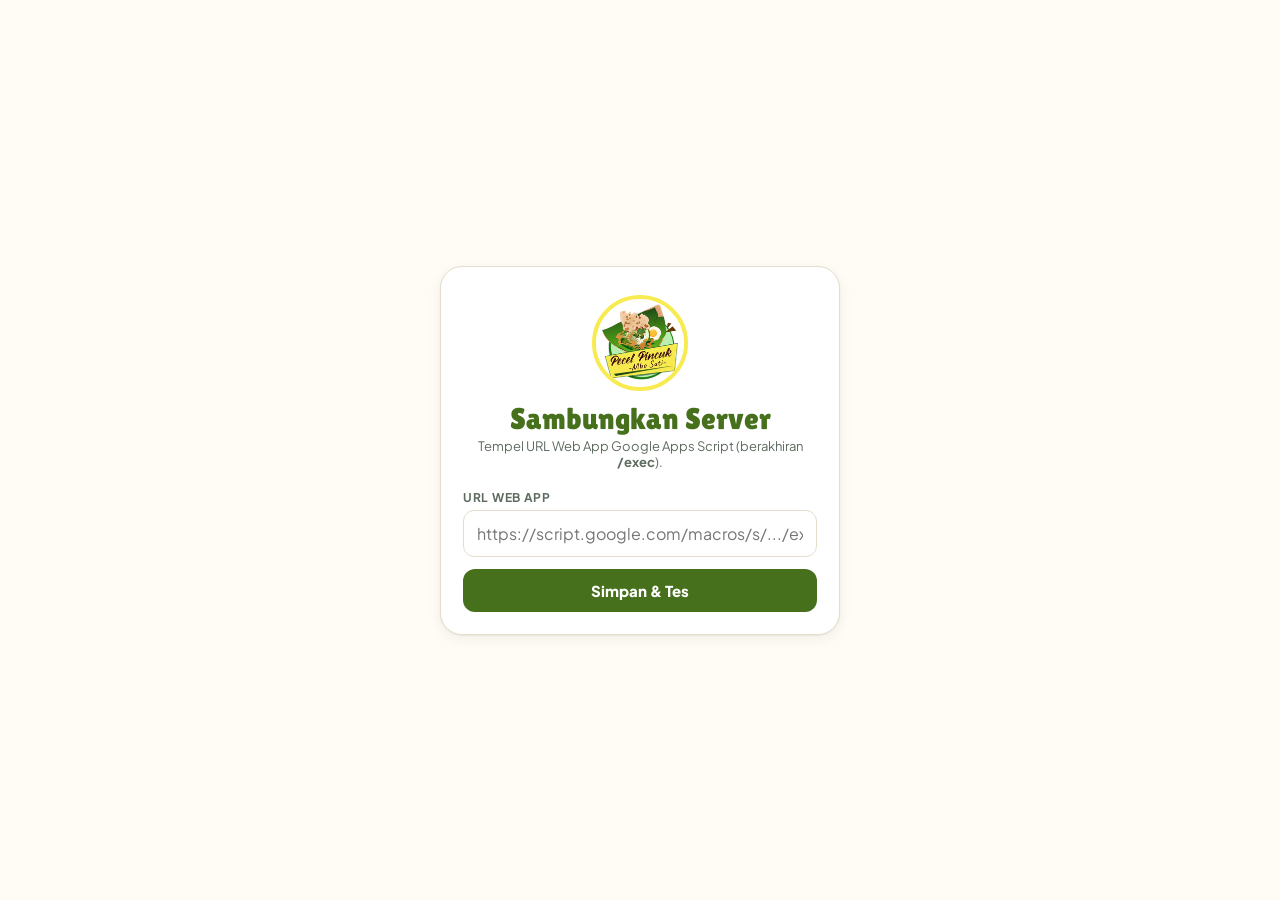
<file: app/index.html>
<!doctype html>
<html lang="id">
<head>
<meta charset="utf-8">
<meta name="viewport" content="width=device-width, initial-scale=1, viewport-fit=cover">
<meta name="theme-color" content="#47701C">
<title>Kasir Mbo Suti</title>
<link rel="manifest" href="manifest.webmanifest">
<link rel="icon" href="icons/icon-192.png">
<link rel="apple-touch-icon" href="icons/apple-touch-icon.png">
<meta name="apple-mobile-web-app-capable" content="yes">
<link rel="preconnect" href="https://fonts.googleapis.com">
<link rel="preconnect" href="https://fonts.gstatic.com" crossorigin>
<link rel="stylesheet" href="https://fonts.googleapis.com/css2?family=Lilita+One&family=Plus+Jakarta+Sans:wght@400;500;600;700;800&display=swap">
<link rel="stylesheet" href="styles.css">
</head>
<body>

<!-- Layar pengaturan URL server (muncul sekali di perangkat baru kalau config.js kosong) -->
<section id="setup" class="hidden" style="min-height:100dvh;display:grid;place-items:center;padding:24px 16px">
  <div class="login-card">
    <img src="icons/logo.png" alt="Logo Pecel Pincuk Mbo Suti">
    <h1>Sambungkan Server</h1>
    <div class="sub">Tempel URL Web App Google Apps Script (berakhiran <b>/exec</b>).</div>
    <form id="setup-form">
      <label class="field"><span>URL Web App</span><input id="setup-url" type="url" placeholder="https://script.google.com/macros/s/.../exec" required></label>
      <div id="setup-err"></div>
      <button class="btn btn-primary btn-block" type="submit">Simpan &amp; Tes</button>
    </form>
  </div>
</section>

<!-- Login -->
<section id="login" class="hidden">
  <div class="login-card">
    <img src="icons/logo.png" alt="Logo Pecel Pincuk Mbo Suti">
    <h1>Kasir Mbo Suti</h1>
    <div class="sub">Pecel Pincuk khas Surabaya</div>
    <div class="seg" role="tablist">
      <button type="button" class="on" data-role="kasir">Kasir</button>
      <button type="button" data-role="admin">Admin</button>
    </div>
    <form id="login-form">
      <label class="field" id="f-user"><span>Nama kasir</span><select id="lg-user"></select></label>
      <label class="field hidden" id="f-email"><span>Email admin</span><input id="lg-email" type="email" autocomplete="username"></label>
      <label class="field"><span id="pin-l">PIN 6 angka</span><input id="lg-pin" type="password" inputmode="numeric" autocomplete="current-password" required></label>
      <div id="login-err"></div>
      <button class="btn btn-primary btn-block" id="login-btn" type="submit" style="margin-top:4px">Masuk</button>
    </form>
    <div class="hint" id="login-hint"></div>
  </div>
</section>

<!-- Aplikasi -->
<section id="app" class="hidden">
  <header class="topbar">
    <img src="icons/logo.png" alt="">
    <div class="brand"><b>Mbo Suti</b><small id="sub-l"></small></div>
    <div class="sp"></div>
    <button class="sync" id="sync" title="Status sinkron" style="border:0;color:inherit"><span class="dot"></span><span id="sync-t">Live</span></button>
    <div class="who"><span class="role-pill" id="role-pill"></span></div>
    <button class="icon-btn" title="Keluar" id="logout-btn"><svg width="18" height="18" viewBox="0 0 24 24" fill="none" stroke="currentColor" stroke-width="2.2" stroke-linecap="round"><path d="M9 21H5a2 2 0 0 1-2-2V5a2 2 0 0 1 2-2h4M16 17l5-5-5-5M21 12H9"/></svg></button>
  </header>
  <div class="body">
    <nav class="side" id="nav-side"></nav>
    <div style="min-width:0">
      <nav class="tabs" id="nav-tabs"></nav>
      <main id="main"></main>
    </div>
  </div>
</section>

<div id="print"></div>
<div id="layer"></div>

<script src="config.js"></script>
<script src="vendor/xlsx.full.min.js" defer></script>
<script src="printer.js"></script>
<script src="app.js"></script>
</body>
</html>
</file>
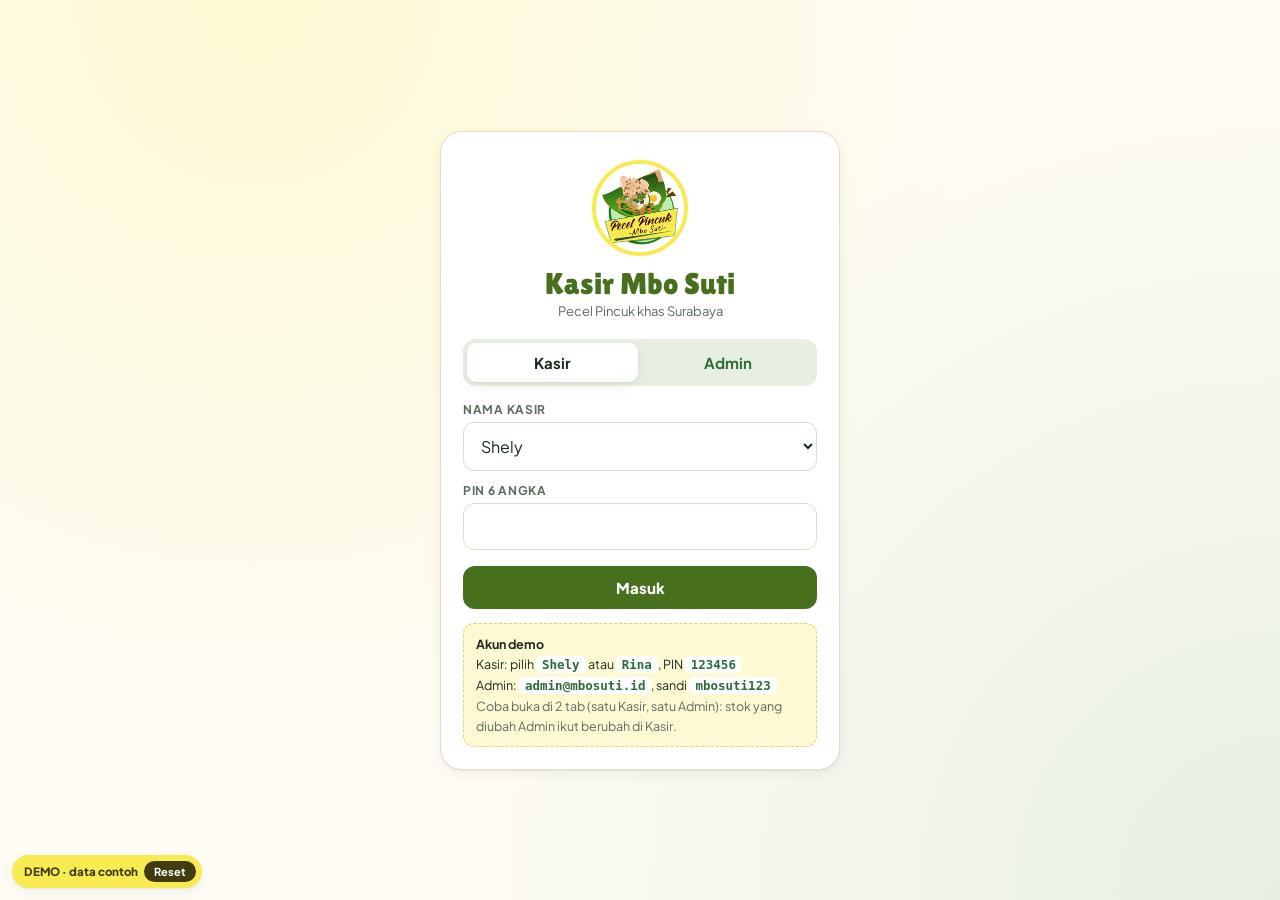
<file: demo/index.html>
<!doctype html>
<html lang="id">
<head>
<meta charset="utf-8">
<meta name="viewport" content="width=device-width, initial-scale=1, viewport-fit=cover">
<meta name="theme-color" content="#47701C">
<title>Demo Kasir Mbo Suti</title>
<link rel="icon" href="icons/icon-192.png">
<link rel="apple-touch-icon" href="icons/apple-touch-icon.png">
<meta name="apple-mobile-web-app-capable" content="yes">
<link rel="preconnect" href="https://fonts.googleapis.com">
<link rel="preconnect" href="https://fonts.gstatic.com" crossorigin>
<link rel="stylesheet" href="https://fonts.googleapis.com/css2?family=Lilita+One&family=Plus+Jakarta+Sans:wght@400;500;600;700;800&display=swap">
<link rel="stylesheet" href="styles.css">
</head>
<body>
<!-- Layar pengaturan URL server (muncul sekali di perangkat baru kalau config.js kosong) -->
<section id="setup" class="hidden" style="min-height:100dvh;display:grid;place-items:center;padding:24px 16px">
  <div class="login-card">
    <img src="icons/logo.png" alt="Logo Pecel Pincuk Mbo Suti">
    <h1>Sambungkan Server</h1>
    <div class="sub">Tempel URL Web App Google Apps Script (berakhiran <b>/exec</b>).</div>
    <form id="setup-form">
      <label class="field"><span>URL Web App</span><input id="setup-url" type="url" placeholder="https://script.google.com/macros/s/.../exec" required></label>
      <div id="setup-err"></div>
      <button class="btn btn-primary btn-block" type="submit">Simpan &amp; Tes</button>
    </form>
  </div>
</section>

<!-- Login -->
<section id="login" class="hidden">
  <div class="login-card">
    <img src="icons/logo.png" alt="Logo Pecel Pincuk Mbo Suti">
    <h1>Kasir Mbo Suti</h1>
    <div class="sub">Pecel Pincuk khas Surabaya</div>
    <div class="seg" role="tablist">
      <button type="button" class="on" data-role="kasir">Kasir</button>
      <button type="button" data-role="admin">Admin</button>
    </div>
    <form id="login-form">
      <label class="field" id="f-user"><span>Nama kasir</span><select id="lg-user"></select></label>
      <label class="field hidden" id="f-email"><span>Email admin</span><input id="lg-email" type="email" autocomplete="username"></label>
      <label class="field"><span id="pin-l">PIN 6 angka</span><input id="lg-pin" type="password" inputmode="numeric" autocomplete="current-password" required></label>
      <div id="login-err"></div>
      <button class="btn btn-primary btn-block" id="login-btn" type="submit" style="margin-top:4px">Masuk</button>
    </form>
    <div class="hint" id="login-hint"></div>
  </div>
</section>

<!-- Aplikasi -->
<section id="app" class="hidden">
  <header class="topbar">
    <img src="icons/logo.png" alt="">
    <div class="brand"><b>Mbo Suti</b><small id="sub-l"></small></div>
    <div class="sp"></div>
    <button class="sync" id="sync" title="Status sinkron" style="border:0;color:inherit"><span class="dot"></span><span id="sync-t">Live</span></button>
    <div class="who"><span class="role-pill" id="role-pill"></span></div>
    <button class="icon-btn" title="Keluar" id="logout-btn"><svg width="18" height="18" viewBox="0 0 24 24" fill="none" stroke="currentColor" stroke-width="2.2" stroke-linecap="round"><path d="M9 21H5a2 2 0 0 1-2-2V5a2 2 0 0 1 2-2h4M16 17l5-5-5-5M21 12H9"/></svg></button>
  </header>
  <div class="body">
    <nav class="side" id="nav-side"></nav>
    <div style="min-width:0">
      <nav class="tabs" id="nav-tabs"></nav>
      <main id="main"></main>
    </div>
  </div>
</section>

<div id="print"></div>
<div id="layer"></div>

<script>window.KASIR_CONFIG={API_URL:"demo://api",POLL_DETIK:5};window.KASIR_DEMO={noDownload:true};</script>
<script src="demo-backend.js"></script>
<script src="printer.js"></script>
<script src="app.js"></script>

<style>
#demo-bar{position:fixed;left:max(12px,env(safe-area-inset-left,0px));bottom:max(12px,env(safe-area-inset-bottom,0px));z-index:40;display:flex;gap:6px;align-items:center;background:var(--kunyit);color:var(--olive);font-weight:800;font-size:11.5px;padding:6px 6px 6px 12px;border-radius:999px;box-shadow:var(--shadow)}
#demo-bar button{border:0;background:var(--olive);color:#fff;font-weight:700;font-size:11px;border-radius:999px;padding:4px 10px}
@media(max-width:959px){#app:not(.hidden) ~ #demo-bar{bottom:auto;top:calc(110px + env(safe-area-inset-top,0px));left:auto;right:12px}}
#demo-cred{margin-top:14px;font-size:12.5px;line-height:1.6;background:var(--kunyit-tint);border:1px dashed #E3D46A;border-radius:11px;padding:10px 12px;text-align:left}
#demo-cred code{background:#fff;padding:1px 6px;border-radius:5px;font-weight:700;color:var(--leaf-2)}
</style>
<div id="demo-bar">DEMO · data contoh<button type="button" onclick="KASIR_DEMO.reset()">Reset</button></div>
<script>
document.querySelector('#login .login-card').insertAdjacentHTML('beforeend','<div id="demo-cred"><b>Akun demo</b><br>Kasir: pilih <code>Shely</code> atau <code>Rina</code>, PIN <code>123456</code><br>Admin: <code>admin@mbosuti.id</code>, sandi <code>mbosuti123</code><br><span class="muted">Coba buka di 2 tab (satu Kasir, satu Admin): stok yang diubah Admin ikut berubah di Kasir.</span></div>');
</script>
</body>
</html>
</file>
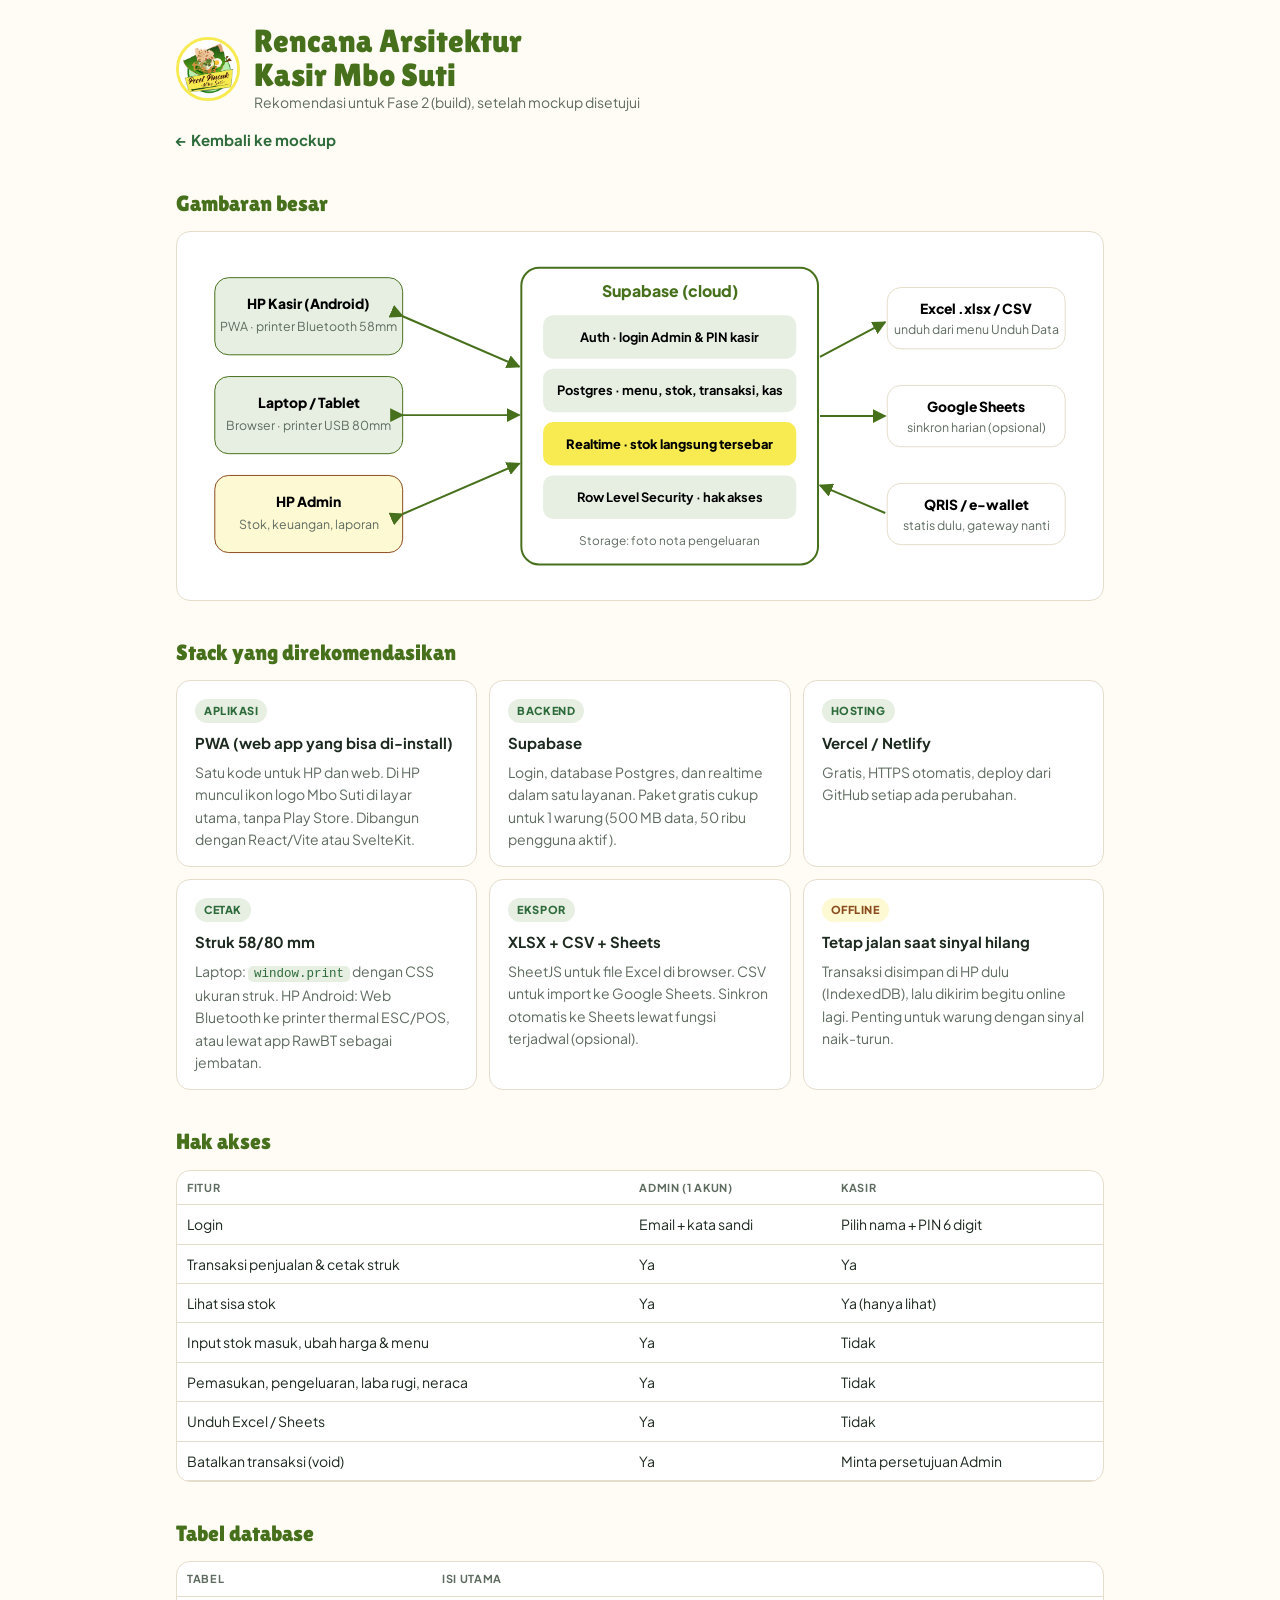
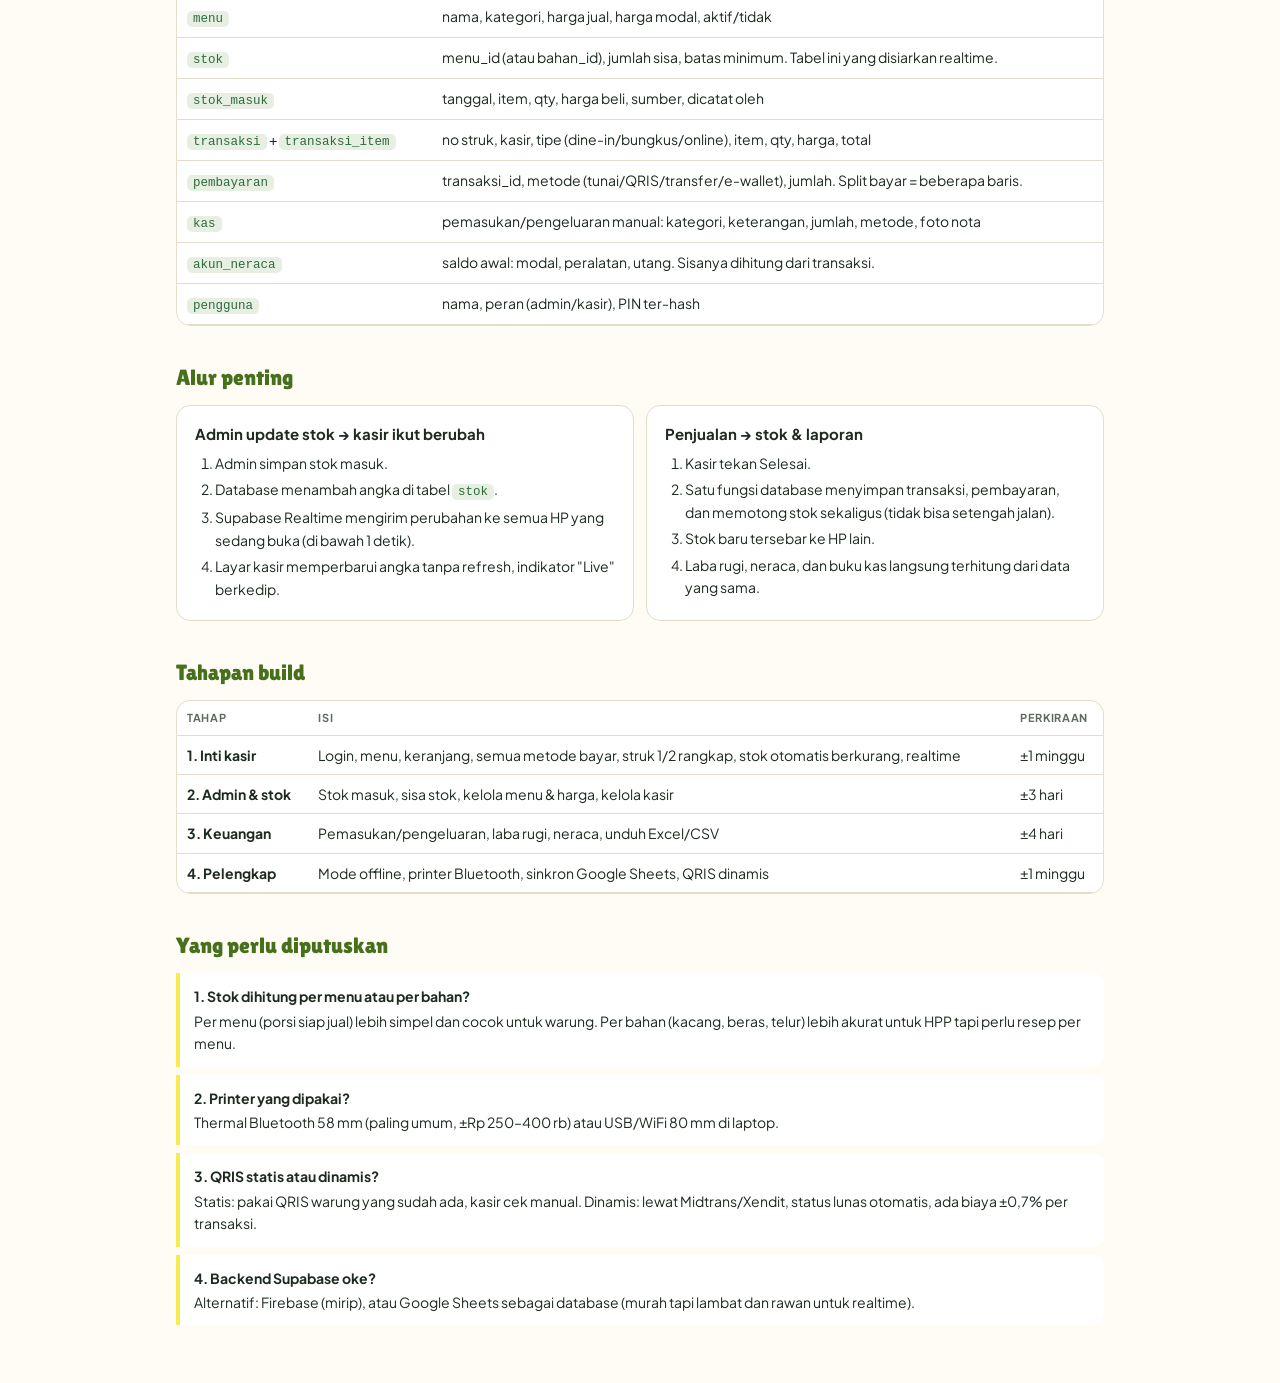
<file: mockup/arsitektur.html>
<!doctype html>
<html lang="id">
<head>
<meta charset="utf-8">
<meta name="viewport" content="width=device-width, initial-scale=1">
<title>Arsitektur Kasir Mbo Suti</title>
<link rel="stylesheet" href="https://fonts.googleapis.com/css2?family=Lilita+One&family=Plus+Jakarta+Sans:wght@400;500;600;700;800&display=swap">
<style>
:root{--leaf:#47701C;--leaf-2:#2E6B3B;--leaf-tint:#E7EFE3;--kunyit:#F7EB51;--kunyit-tint:#FDF9D3;--paper:#FFFCF5;--ink:#1D2A1F;--muted:#5E6B5F;--rule:#E4DDCB;--cabai:#C7361C;--kacang:#8A4B1F;
 --display:"Lilita One","Arial Rounded MT Bold",sans-serif;--body:"Plus Jakarta Sans","Segoe UI",Roboto,Arial,sans-serif}
*{box-sizing:border-box}
body{margin:0;background:var(--paper);color:var(--ink);font-family:var(--body);font-size:15px;line-height:1.6}
.wrap{max-width:960px;margin:0 auto;padding:24px 16px 60px}
header{display:flex;align-items:center;gap:14px;margin-bottom:8px}
header img{width:64px;height:64px;border-radius:50%;border:3px solid var(--kunyit);background:#fff}
h1{font-family:var(--display);font-weight:400;color:var(--leaf);font-size:32px;margin:0;line-height:1.05}
h2{font-family:var(--display);font-weight:400;color:var(--leaf);font-size:22px;margin:34px 0 10px}
.sub{color:var(--muted);font-size:14px}
.card{background:#fff;border:1px solid var(--rule);border-radius:14px;padding:16px 18px}
.grid{display:grid;gap:12px;grid-template-columns:1fr}
@media(min-width:720px){.grid.c2{grid-template-columns:1fr 1fr}.grid.c3{grid-template-columns:1fr 1fr 1fr}}
.card h3{margin:0 0 6px;font-size:15px}
.card p,.card ul{margin:0;font-size:14px;color:var(--muted)}
.card ul{padding-left:18px}
.tag{display:inline-block;font-size:11px;font-weight:800;padding:3px 9px;border-radius:999px;background:var(--leaf-tint);color:var(--leaf-2);margin-bottom:8px;text-transform:uppercase;letter-spacing:.05em}
.tag.y{background:var(--kunyit-tint);color:var(--kacang)}
table{width:100%;border-collapse:collapse;font-size:14px}
th{text-align:left;font-size:11px;text-transform:uppercase;letter-spacing:.06em;color:var(--muted);padding:8px 10px;border-bottom:1.5px solid var(--rule)}
td{padding:8px 10px;border-bottom:1px solid var(--rule);vertical-align:top}
td code,p code,li code{background:var(--leaf-tint);color:var(--leaf-2);padding:1px 6px;border-radius:5px;font-size:12.5px}
.tbl{overflow-x:auto;background:#fff;border:1px solid var(--rule);border-radius:14px}
svg.diagram{width:100%;height:auto;display:block}
.back{display:inline-block;margin-top:6px;font-weight:700;color:var(--leaf-2);text-decoration:none}
.q{border-left:4px solid var(--kunyit);background:#fff;padding:12px 14px;border-radius:0 12px 12px 0;margin-bottom:8px;font-size:14px}
.q b{display:block;margin-bottom:2px}
ol.flow{padding-left:20px;margin:0;font-size:14px}
ol.flow li{margin-bottom:4px}
</style>
</head>
<body><div class="wrap">
<header><img src="[data-uri]" alt=""><div><h1>Rencana Arsitektur<br>Kasir Mbo Suti</h1><div class="sub">Rekomendasi untuk Fase 2 (build), setelah mockup disetujui</div></div></header>
<a class="back" href="kasir-mbo-suti.html">← Kembali ke mockup</a>

<h2>Gambaran besar</h2>
<div class="card">
<svg class="diagram" viewBox="0 0 900 340" font-family="Plus Jakarta Sans, sans-serif" font-size="14">
 <defs><marker id="a" viewBox="0 0 10 10" refX="9" refY="5" markerWidth="7" markerHeight="7" orient="auto"><path d="M0 0L10 5L0 10z" fill="#47701C"/></marker></defs>
 <!-- devices -->
 <g><rect x="20" y="30" width="190" height="78" rx="14" fill="#E7EFE3" stroke="#47701C"/><text x="115" y="62" text-anchor="middle" font-weight="800">HP Kasir (Android)</text><text x="115" y="84" text-anchor="middle" fill="#5E6B5F" font-size="12.5">PWA · printer Bluetooth 58mm</text></g>
 <g><rect x="20" y="130" width="190" height="78" rx="14" fill="#E7EFE3" stroke="#47701C"/><text x="115" y="162" text-anchor="middle" font-weight="800">Laptop / Tablet</text><text x="115" y="184" text-anchor="middle" fill="#5E6B5F" font-size="12.5">Browser · printer USB 80mm</text></g>
 <g><rect x="20" y="230" width="190" height="78" rx="14" fill="#FDF9D3" stroke="#8A4B1F"/><text x="115" y="262" text-anchor="middle" font-weight="800">HP Admin</text><text x="115" y="284" text-anchor="middle" fill="#5E6B5F" font-size="12.5">Stok, keuangan, laporan</text></g>
 <!-- supabase -->
 <rect x="330" y="20" width="300" height="300" rx="18" fill="#fff" stroke="#47701C" stroke-width="2"/>
 <text x="480" y="50" text-anchor="middle" font-weight="800" fill="#47701C" font-size="16">Supabase (cloud)</text>
 <g font-size="13"><rect x="352" y="68" width="256" height="44" rx="10" fill="#E7EFE3"/><text x="480" y="95" text-anchor="middle" font-weight="700">Auth · login Admin & PIN kasir</text>
 <rect x="352" y="122" width="256" height="44" rx="10" fill="#E7EFE3"/><text x="480" y="149" text-anchor="middle" font-weight="700">Postgres · menu, stok, transaksi, kas</text>
 <rect x="352" y="176" width="256" height="44" rx="10" fill="#F7EB51"/><text x="480" y="203" text-anchor="middle" font-weight="800">Realtime · stok langsung tersebar</text>
 <rect x="352" y="230" width="256" height="44" rx="10" fill="#E7EFE3"/><text x="480" y="257" text-anchor="middle" font-weight="700">Row Level Security · hak akses</text>
 <text x="480" y="300" text-anchor="middle" fill="#5E6B5F" font-size="12">Storage: foto nota pengeluaran</text></g>
 <!-- arrows -->
 <path d="M210 69 L328 120" stroke="#47701C" stroke-width="2" fill="none" marker-end="url(#a)" marker-start="url(#a)"/>
 <path d="M210 169 L328 169" stroke="#47701C" stroke-width="2" fill="none" marker-end="url(#a)" marker-start="url(#a)"/>
 <path d="M210 269 L328 218" stroke="#47701C" stroke-width="2" fill="none" marker-end="url(#a)" marker-start="url(#a)"/>
 <!-- outputs -->
 <g><rect x="700" y="40" width="180" height="62" rx="14" fill="#fff" stroke="#E4DDCB"/><text x="790" y="67" text-anchor="middle" font-weight="800">Excel .xlsx / CSV</text><text x="790" y="87" text-anchor="middle" fill="#5E6B5F" font-size="12.5">unduh dari menu Unduh Data</text></g>
 <g><rect x="700" y="139" width="180" height="62" rx="14" fill="#fff" stroke="#E4DDCB"/><text x="790" y="166" text-anchor="middle" font-weight="800">Google Sheets</text><text x="790" y="186" text-anchor="middle" fill="#5E6B5F" font-size="12.5">sinkron harian (opsional)</text></g>
 <g><rect x="700" y="238" width="180" height="62" rx="14" fill="#fff" stroke="#E4DDCB"/><text x="790" y="265" text-anchor="middle" font-weight="800">QRIS / e-wallet</text><text x="790" y="285" text-anchor="middle" fill="#5E6B5F" font-size="12.5">statis dulu, gateway nanti</text></g>
 <path d="M632 110 L698 75" stroke="#47701C" stroke-width="2" fill="none" marker-end="url(#a)"/>
 <path d="M632 170 L698 170" stroke="#47701C" stroke-width="2" fill="none" marker-end="url(#a)"/>
 <path d="M698 268 L632 240" stroke="#47701C" stroke-width="2" fill="none" marker-end="url(#a)"/>
</svg>
</div>

<h2>Stack yang direkomendasikan</h2>
<div class="grid c3">
 <div class="card"><span class="tag">Aplikasi</span><h3>PWA (web app yang bisa di-install)</h3><p>Satu kode untuk HP dan web. Di HP muncul ikon logo Mbo Suti di layar utama, tanpa Play Store. Dibangun dengan React/Vite atau SvelteKit.</p></div>
 <div class="card"><span class="tag">Backend</span><h3>Supabase</h3><p>Login, database Postgres, dan realtime dalam satu layanan. Paket gratis cukup untuk 1 warung (500 MB data, 50 ribu pengguna aktif).</p></div>
 <div class="card"><span class="tag">Hosting</span><h3>Vercel / Netlify</h3><p>Gratis, HTTPS otomatis, deploy dari GitHub setiap ada perubahan.</p></div>
 <div class="card"><span class="tag">Cetak</span><h3>Struk 58/80 mm</h3><p>Laptop: <code>window.print</code> dengan CSS ukuran struk. HP Android: Web Bluetooth ke printer thermal ESC/POS, atau lewat app RawBT sebagai jembatan.</p></div>
 <div class="card"><span class="tag">Ekspor</span><h3>XLSX + CSV + Sheets</h3><p>SheetJS untuk file Excel di browser. CSV untuk import ke Google Sheets. Sinkron otomatis ke Sheets lewat fungsi terjadwal (opsional).</p></div>
 <div class="card"><span class="tag y">Offline</span><h3>Tetap jalan saat sinyal hilang</h3><p>Transaksi disimpan di HP dulu (IndexedDB), lalu dikirim begitu online lagi. Penting untuk warung dengan sinyal naik-turun.</p></div>
</div>

<h2>Hak akses</h2>
<div class="tbl"><table><thead><tr><th>Fitur</th><th>Admin (1 akun)</th><th>Kasir</th></tr></thead><tbody>
<tr><td>Login</td><td>Email + kata sandi</td><td>Pilih nama + PIN 6 digit</td></tr>
<tr><td>Transaksi penjualan & cetak struk</td><td>Ya</td><td>Ya</td></tr>
<tr><td>Lihat sisa stok</td><td>Ya</td><td>Ya (hanya lihat)</td></tr>
<tr><td>Input stok masuk, ubah harga & menu</td><td>Ya</td><td>Tidak</td></tr>
<tr><td>Pemasukan, pengeluaran, laba rugi, neraca</td><td>Ya</td><td>Tidak</td></tr>
<tr><td>Unduh Excel / Sheets</td><td>Ya</td><td>Tidak</td></tr>
<tr><td>Batalkan transaksi (void)</td><td>Ya</td><td>Minta persetujuan Admin</td></tr>
</tbody></table></div>

<h2>Tabel database</h2>
<div class="tbl"><table><thead><tr><th>Tabel</th><th>Isi utama</th></tr></thead><tbody>
<tr><td><code>menu</code></td><td>nama, kategori, harga jual, harga modal, aktif/tidak</td></tr>
<tr><td><code>stok</code></td><td>menu_id (atau bahan_id), jumlah sisa, batas minimum. Tabel ini yang disiarkan realtime.</td></tr>
<tr><td><code>stok_masuk</code></td><td>tanggal, item, qty, harga beli, sumber, dicatat oleh</td></tr>
<tr><td><code>transaksi</code> + <code>transaksi_item</code></td><td>no struk, kasir, tipe (dine-in/bungkus/online), item, qty, harga, total</td></tr>
<tr><td><code>pembayaran</code></td><td>transaksi_id, metode (tunai/QRIS/transfer/e-wallet), jumlah. Split bayar = beberapa baris.</td></tr>
<tr><td><code>kas</code></td><td>pemasukan/pengeluaran manual: kategori, keterangan, jumlah, metode, foto nota</td></tr>
<tr><td><code>akun_neraca</code></td><td>saldo awal: modal, peralatan, utang. Sisanya dihitung dari transaksi.</td></tr>
<tr><td><code>pengguna</code></td><td>nama, peran (admin/kasir), PIN ter-hash</td></tr>
</tbody></table></div>

<h2>Alur penting</h2>
<div class="grid c2">
 <div class="card"><h3>Admin update stok → kasir ikut berubah</h3><ol class="flow"><li>Admin simpan stok masuk.</li><li>Database menambah angka di tabel <code>stok</code>.</li><li>Supabase Realtime mengirim perubahan ke semua HP yang sedang buka (di bawah 1 detik).</li><li>Layar kasir memperbarui angka tanpa refresh, indikator "Live" berkedip.</li></ol></div>
 <div class="card"><h3>Penjualan → stok & laporan</h3><ol class="flow"><li>Kasir tekan Selesai.</li><li>Satu fungsi database menyimpan transaksi, pembayaran, dan memotong stok sekaligus (tidak bisa setengah jalan).</li><li>Stok baru tersebar ke HP lain.</li><li>Laba rugi, neraca, dan buku kas langsung terhitung dari data yang sama.</li></ol></div>
</div>

<h2>Tahapan build</h2>
<div class="tbl"><table><thead><tr><th>Tahap</th><th>Isi</th><th>Perkiraan</th></tr></thead><tbody>
<tr><td><b>1. Inti kasir</b></td><td>Login, menu, keranjang, semua metode bayar, struk 1/2 rangkap, stok otomatis berkurang, realtime</td><td>±1 minggu</td></tr>
<tr><td><b>2. Admin & stok</b></td><td>Stok masuk, sisa stok, kelola menu & harga, kelola kasir</td><td>±3 hari</td></tr>
<tr><td><b>3. Keuangan</b></td><td>Pemasukan/pengeluaran, laba rugi, neraca, unduh Excel/CSV</td><td>±4 hari</td></tr>
<tr><td><b>4. Pelengkap</b></td><td>Mode offline, printer Bluetooth, sinkron Google Sheets, QRIS dinamis</td><td>±1 minggu</td></tr>
</tbody></table></div>

<h2>Yang perlu diputuskan</h2>
<div class="q"><b>1. Stok dihitung per menu atau per bahan?</b>Per menu (porsi siap jual) lebih simpel dan cocok untuk warung. Per bahan (kacang, beras, telur) lebih akurat untuk HPP tapi perlu resep per menu.</div>
<div class="q"><b>2. Printer yang dipakai?</b>Thermal Bluetooth 58 mm (paling umum, ±Rp 250–400 rb) atau USB/WiFi 80 mm di laptop.</div>
<div class="q"><b>3. QRIS statis atau dinamis?</b>Statis: pakai QRIS warung yang sudah ada, kasir cek manual. Dinamis: lewat Midtrans/Xendit, status lunas otomatis, ada biaya ±0,7% per transaksi.</div>
<div class="q"><b>4. Backend Supabase oke?</b>Alternatif: Firebase (mirip), atau Google Sheets sebagai database (murah tapi lambat dan rawan untuk realtime).</div>
</div></body></html>
</file>
<file: app/styles.css>
:root{
  --leaf:#47701C; --leaf-2:#2E6B3B; --leaf-tint:#E7EFE3; --logo-green:#498A1F; --olive:#423B12;
  --kunyit:#F7EB51; --kunyit-tint:#FDF9D3; --paper:#FFFCF5; --card:#FFFFFF; --ink:#1D2A1F; --muted:#5E6B5F;
  --kacang:#8A4B1F; --cabai:#C7361C; --cabai-tint:#FBE7E3; --rule:#E4DDCB; --shadow:0 1px 2px rgba(29,42,31,.06),0 4px 14px rgba(29,42,31,.06);
  --display:"Lilita One","Arial Rounded MT Bold","Trebuchet MS",sans-serif;
  --body:"Plus Jakarta Sans","Segoe UI",Roboto,Helvetica,Arial,sans-serif;
  --r:14px;
}
*{box-sizing:border-box}
html,body{margin:0;background:var(--paper);color:var(--ink);font-family:var(--body);font-size:15px;-webkit-tap-highlight-color:transparent}
button,input,select{font:inherit;color:inherit}
button{cursor:pointer}
h1,h2,h3{margin:0}
.display{font-family:var(--display);font-weight:400;letter-spacing:.01em}
.muted{color:var(--muted)}
.num{font-variant-numeric:tabular-nums}
.hidden{display:none!important}

/* ---------- LOGIN ---------- */
#login{min-height:100dvh;display:grid;place-items:center;padding:24px 16px;
  background:radial-gradient(circle at 20% 0%,var(--kunyit-tint),transparent 55%),radial-gradient(circle at 100% 100%,var(--leaf-tint),transparent 55%),var(--paper)}
.login-card{width:100%;max-width:400px;background:var(--card);border-radius:22px;box-shadow:var(--shadow);padding:28px 22px 22px;text-align:center;border:1px solid var(--rule)}
.login-card img{width:96px;height:96px;border-radius:50%;object-fit:cover;border:4px solid var(--kunyit);background:#fff}
.login-card h1{font-family:var(--display);font-weight:400;color:var(--leaf);font-size:30px;margin-top:10px;line-height:1}
.login-card .sub{font-size:13px;color:var(--muted);margin:4px 0 20px}
.seg{display:grid;grid-template-columns:1fr 1fr;background:var(--leaf-tint);border-radius:12px;padding:4px;gap:4px;margin-bottom:16px}
.seg button{border:0;background:transparent;padding:10px;border-radius:9px;font-weight:700;color:var(--leaf-2)}
.seg button.on{background:var(--card);box-shadow:var(--shadow);color:var(--ink)}
.field{display:block;text-align:left;margin-bottom:12px}
.field span{display:block;font-size:12px;font-weight:700;color:var(--muted);margin-bottom:5px;text-transform:uppercase;letter-spacing:.06em}
.field input,.field select{width:100%;padding:12px 13px;border:1.5px solid var(--rule);border-radius:11px;background:#fff;font-size:16px}
.field input:focus,.field select:focus{outline:none;border-color:var(--leaf)}
.btn{border:0;border-radius:12px;padding:12px 16px;font-weight:800;display:inline-flex;align-items:center;justify-content:center;gap:8px;transition:transform .05s}
.btn:active{transform:scale(.98)}
.btn-primary{background:var(--leaf);color:#fff}
.btn-primary:hover{background:var(--leaf-2)}
.btn-yellow{background:var(--kunyit);color:var(--olive)}
.btn-ghost{background:transparent;border:1.5px solid var(--rule)}
.btn-danger{background:var(--cabai-tint);color:var(--cabai)}
.btn-block{width:100%}
.btn-sm{padding:7px 11px;font-size:13px;border-radius:9px}
.hint{font-size:12px;color:var(--muted);margin-top:14px;line-height:1.5}
.hint code{background:var(--leaf-tint);padding:1px 6px;border-radius:5px;color:var(--leaf-2);font-weight:700}

/* ---------- SHELL ---------- */
#app{min-height:100dvh;display:grid;grid-template-rows:auto 1fr}
.topbar{position:sticky;top:0;z-index:30;background:var(--leaf);color:#fff;display:flex;align-items:center;gap:10px;padding:10px 16px;padding-top:max(10px,env(safe-area-inset-top))}
.topbar img{width:38px;height:38px;border-radius:50%;border:2px solid var(--kunyit);background:#fff}
.brand{line-height:1.05}
.brand b{font-family:var(--display);font-weight:400;font-size:19px;display:block}
.brand small{font-size:11px;opacity:.85}
.topbar .sp{flex:1}
.sync{display:flex;align-items:center;gap:6px;font-size:12px;font-weight:700;background:rgba(255,255,255,.14);padding:5px 10px;border-radius:999px;white-space:nowrap}
.dot{width:8px;height:8px;border-radius:50%;background:#9BE36A;box-shadow:0 0 0 0 rgba(155,227,106,.7);animation:pulse 2s infinite}
.sync.flash{background:var(--kunyit);color:var(--olive)}
@keyframes pulse{0%{box-shadow:0 0 0 0 rgba(155,227,106,.7)}70%{box-shadow:0 0 0 8px rgba(155,227,106,0)}100%{box-shadow:0 0 0 0 rgba(155,227,106,0)}}
.who{display:flex;align-items:center;gap:8px;font-size:13px}
.role-pill{white-space:nowrap;background:var(--kunyit);color:var(--olive);font-weight:800;font-size:11px;padding:3px 8px;border-radius:999px;text-transform:uppercase;letter-spacing:.05em}
.icon-btn{background:rgba(255,255,255,.14);border:0;color:#fff;width:36px;height:36px;border-radius:10px;display:grid;place-items:center}
.body{display:grid;grid-template-columns:minmax(0,1fr);min-height:0}
html,body{overflow-x:hidden}
@media(max-width:600px){.brand small{display:none}.sync.live #sync-t{display:none}.topbar{gap:8px}}
nav.side{display:none}
nav.tabs{position:sticky;top:58px;z-index:20;background:var(--paper);border-bottom:1px solid var(--rule);display:flex;gap:6px;overflow-x:auto;padding:8px 16px;scrollbar-width:none}
nav.tabs::-webkit-scrollbar{display:none}
.navbtn{border:0;background:transparent;display:flex;align-items:center;gap:8px;padding:8px 12px;border-radius:10px;font-weight:700;font-size:14px;color:var(--muted);white-space:nowrap}
.navbtn svg{width:18px;height:18px;flex:none}
.navbtn.on{background:var(--leaf-tint);color:var(--leaf-2)}
main{padding:16px;max-width:1200px;width:100%;margin:0 auto;padding-bottom:110px}
@media (min-width:960px){
  nav.tabs{display:none}
  .body{grid-template-columns:230px minmax(0,1fr)}
  nav.side{display:flex;flex-direction:column;gap:3px;padding:16px 12px;border-right:1px solid var(--rule);position:sticky;top:58px;height:calc(100dvh - 58px);overflow:auto}
  nav.side .grp{font-size:11px;font-weight:800;color:var(--muted);text-transform:uppercase;letter-spacing:.08em;margin:14px 12px 4px}
  nav.side .navbtn{width:100%}
  main{padding:24px 28px 40px}
}
.page-h{display:flex;align-items:flex-end;justify-content:space-between;gap:12px;margin-bottom:16px;flex-wrap:wrap}
.page-h h2{font-family:var(--display);font-weight:400;font-size:26px;color:var(--leaf);line-height:1.1}
.page-h p{margin:3px 0 0;font-size:13px;color:var(--muted)}
.card{background:var(--card);border:1px solid var(--rule);border-radius:var(--r);box-shadow:var(--shadow)}
.pad{padding:16px}
.grid{display:grid;gap:12px}
.g2{grid-template-columns:1fr}
.kpis{display:grid;grid-template-columns:repeat(2,1fr);gap:10px;margin-bottom:16px}
@media(min-width:720px){.kpis{grid-template-columns:repeat(4,1fr)}.g2{grid-template-columns:1fr 1fr}}
.kpi{padding:14px}
.kpi .l{font-size:12px;font-weight:700;color:var(--muted)}
.kpi .v{font-size:20px;font-weight:800;margin-top:4px}
.kpi .d{font-size:12px;margin-top:2px}
.up{color:var(--logo-green)} .down{color:var(--cabai)}
table{width:100%;border-collapse:collapse;font-size:14px}
th{text-align:left;font-size:11px;text-transform:uppercase;letter-spacing:.06em;color:var(--muted);font-weight:800;padding:10px 12px;border-bottom:1.5px solid var(--rule);white-space:nowrap}
td{padding:10px 12px;border-bottom:1px solid var(--rule);vertical-align:middle}
tr:last-child td{border-bottom:0}
.r{text-align:right}
.tbl-wrap{overflow-x:auto}
.badge{display:inline-block;font-size:11px;font-weight:800;padding:3px 8px;border-radius:999px;white-space:nowrap}
.b-ok{background:var(--leaf-tint);color:var(--leaf-2)}
.b-low{background:var(--kunyit-tint);color:var(--kacang)}
.b-out{background:var(--cabai-tint);color:var(--cabai)}
.b-in{background:var(--leaf-tint);color:var(--leaf-2)}
.b-outflow{background:var(--cabai-tint);color:var(--cabai)}
.bar{height:6px;background:var(--leaf-tint);border-radius:9px;overflow:hidden;min-width:70px}
.bar i{display:block;height:100%;background:var(--logo-green);border-radius:9px}
.bar i.low{background:#E0B400}.bar i.out{background:var(--cabai)}
.note{font-size:12.5px;color:var(--muted);background:var(--kunyit-tint);border:1px dashed #E3D46A;padding:10px 12px;border-radius:11px;line-height:1.5}

/* ---------- KASIR ---------- */
.pos{display:grid;gap:16px}
.pos>*{min-width:0}
@media(min-width:960px){.pos{grid-template-columns:minmax(0,1fr) 360px;align-items:start}}
.search{display:flex;gap:8px;margin-bottom:10px}
.search input{flex:1;padding:11px 13px;border:1.5px solid var(--rule);border-radius:11px;background:#fff;font-size:15px}
.chips{display:flex;gap:6px;overflow-x:auto;padding-bottom:6px;margin-bottom:8px;scrollbar-width:none}
.chips::-webkit-scrollbar{display:none}
.chip{border:1.5px solid var(--rule);background:#fff;padding:7px 13px;border-radius:999px;font-weight:700;font-size:13px;white-space:nowrap}
.chip.on{background:var(--leaf);border-color:var(--leaf);color:#fff}
.menu-grid{display:grid;grid-template-columns:repeat(2,1fr);gap:10px}
@media(min-width:560px){.menu-grid{grid-template-columns:repeat(3,1fr)}}
@media(min-width:1180px){.menu-grid{grid-template-columns:repeat(4,1fr)}}
.item{position:relative;text-align:left;border:1.5px solid var(--rule);background:#fff;border-radius:13px;padding:12px;display:flex;flex-direction:column;gap:6px;min-height:104px}
.item:hover{border-color:var(--logo-green)}
.item .nm{font-weight:700;font-size:14px;line-height:1.25}
.item .pr{font-weight:800;color:var(--leaf-2);margin-top:auto}
.item .st{font-size:11.5px;font-weight:700}
.item.out{opacity:.5;pointer-events:none}
.item .qty{position:absolute;top:-7px;right:-7px;background:var(--kunyit);color:var(--olive);font-weight:800;font-size:12px;min-width:24px;height:24px;border-radius:999px;display:grid;place-items:center;border:2px solid #fff}
.item.flash{animation:flash 1.2s}
@keyframes flash{0%,100%{background:#fff}30%{background:var(--kunyit-tint)}}
.cart{position:sticky;top:80px}
.cart h3{font-family:var(--display);font-weight:400;color:var(--leaf);font-size:20px}
.cart-head{display:flex;justify-content:space-between;align-items:center;padding:14px 16px;border-bottom:1px solid var(--rule)}
.cart-list{max-height:46dvh;overflow:auto}
.cl{display:grid;grid-template-columns:1fr auto;gap:4px 10px;padding:11px 16px;border-bottom:1px dashed var(--rule)}
.cl .n{font-weight:700;font-size:14px}
.cl .p{font-size:12.5px;color:var(--muted)}
.cl .t{font-weight:800;text-align:right}
.stepper{display:flex;align-items:center;gap:6px;justify-self:end}
.stepper button{width:28px;height:28px;border-radius:8px;border:1.5px solid var(--rule);background:#fff;font-weight:800;line-height:1}
.stepper b{min-width:20px;text-align:center}
.empty{padding:28px 16px;text-align:center;color:var(--muted);font-size:14px}
.totals{padding:12px 16px;border-top:1px solid var(--rule)}
.totals .row{display:flex;justify-content:space-between;font-size:14px;margin:4px 0}
.totals .grand{font-size:20px;font-weight:800;color:var(--ink);margin-top:8px}
.order-type{display:grid;grid-template-columns:repeat(3,1fr);gap:6px;padding:12px 16px 0}
.order-type button{border:1.5px solid var(--rule);background:#fff;border-radius:9px;padding:7px 4px;font-size:12.5px;font-weight:700}
.order-type button.on{border-color:var(--leaf);background:var(--leaf-tint);color:var(--leaf-2)}
.mbar{position:fixed;left:12px;right:12px;bottom:max(12px,env(safe-area-inset-bottom));z-index:25;background:var(--leaf);color:#fff;border-radius:16px;padding:12px 14px;display:flex;align-items:center;gap:12px;box-shadow:0 8px 24px rgba(0,0,0,.2);border:0;text-align:left}
.mbar .c{background:var(--kunyit);color:var(--olive);font-weight:800;border-radius:9px;padding:4px 9px;font-size:13px}
.mbar .t{flex:1;font-weight:800;font-size:16px}
@media(min-width:960px){.mbar{display:none!important}}
@media(max-width:959px){.cart-desk{display:none}}

/* ---------- SHEET / MODAL ---------- */
.ov{position:fixed;inset:0;background:rgba(20,28,20,.45);z-index:50;display:flex;align-items:flex-end;justify-content:center}
@media(min-width:720px){.ov{align-items:center;padding:20px}}
.sheet{background:var(--paper);width:100%;max-width:520px;max-height:92dvh;overflow:auto;border-radius:22px 22px 0 0;padding-bottom:env(safe-area-inset-bottom)}
@media(min-width:720px){.sheet{border-radius:20px}}
.sheet-h{position:sticky;top:0;background:var(--paper);z-index:2;display:flex;align-items:center;justify-content:space-between;padding:16px 18px 10px;border-bottom:1px solid var(--rule)}
.sheet-h h3{font-family:var(--display);font-weight:400;font-size:22px;color:var(--leaf)}
.x{border:0;background:var(--leaf-tint);width:34px;height:34px;border-radius:10px;font-size:18px;font-weight:800;color:var(--leaf-2)}
.sheet-b{padding:16px 18px}
.sheet-f{position:sticky;bottom:0;background:var(--paper);padding:12px 18px 16px;border-top:1px solid var(--rule);display:flex;gap:8px}
.due{background:var(--leaf);color:#fff;border-radius:14px;padding:14px 16px;display:flex;justify-content:space-between;align-items:center;margin-bottom:14px}
.due .v{font-size:26px;font-weight:800}
.pm{display:grid;grid-template-columns:repeat(3,1fr);gap:8px;margin-bottom:14px}
.pm button{border:1.5px solid var(--rule);background:#fff;border-radius:12px;padding:10px 6px;font-weight:700;font-size:13px;display:flex;flex-direction:column;align-items:center;gap:5px}
.pm button svg{width:22px;height:22px}
.pm button.on{border-color:var(--leaf);background:var(--leaf-tint);color:var(--leaf-2);box-shadow:inset 0 0 0 1px var(--leaf)}
.quick{display:flex;flex-wrap:wrap;gap:6px;margin:8px 0 12px}
.quick button{border:1.5px solid var(--rule);background:#fff;border-radius:9px;padding:7px 11px;font-weight:700;font-size:13px}
.change{display:flex;justify-content:space-between;font-weight:800;font-size:16px;padding:12px 14px;background:var(--kunyit-tint);border-radius:11px}
.qris{display:grid;place-items:center;gap:8px;background:#fff;border:1px solid var(--rule);border-radius:14px;padding:16px;text-align:center}
.qris svg{width:170px;height:170px}
.opts{display:grid;grid-template-columns:repeat(2,1fr);gap:8px;margin-bottom:12px}
.opts button{border:1.5px solid var(--rule);background:#fff;border-radius:10px;padding:10px;font-weight:700;font-size:13px}
.opts button.on{border-color:var(--leaf);background:var(--leaf-tint);color:var(--leaf-2)}
.split-row{display:grid;grid-template-columns:1fr 1fr auto;gap:8px;margin-bottom:8px}
.split-row select,.split-row input{padding:10px;border:1.5px solid var(--rule);border-radius:10px;background:#fff;width:100%}
.toast{position:fixed;left:50%;top:70px;transform:translateX(-50%);z-index:80;background:var(--ink);color:#fff;padding:11px 16px;border-radius:12px;font-size:14px;font-weight:600;box-shadow:0 8px 24px rgba(0,0,0,.25);max-width:92vw;display:flex;gap:8px;align-items:center}
.toast b{color:var(--kunyit)}

/* ---------- RECEIPT ---------- */
.rc-wrap{display:flex;gap:14px;justify-content:center;flex-wrap:wrap;background:#ECE6D6;border-radius:14px;padding:16px}
.receipt{width:58mm;max-width:100%;background:#fff;color:#000;font-family:"Courier New",ui-monospace,monospace;font-size:11px;line-height:1.35;padding:10px 8px 14px;box-shadow:0 2px 8px rgba(0,0,0,.15);position:relative}
.receipt.w80{width:80mm;font-size:12px}
.receipt .c{text-align:center}
.receipt img{width:44px;height:44px;filter:grayscale(1) contrast(1.4);display:block;margin:0 auto 4px}
.receipt .ttl{font-weight:700;font-size:13px}
.receipt hr{border:0;border-top:1px dashed #000;margin:6px 0}
.receipt .ln{display:flex;justify-content:space-between;gap:6px}
.receipt .copy{font-weight:700;text-align:center;border:1px solid #000;padding:2px;margin-bottom:6px;font-size:10px;letter-spacing:.08em}
.receipt .tot{font-weight:700;font-size:12.5px}
.cut{width:100%;text-align:center;font-size:11px;color:var(--muted);letter-spacing:.2em}

#print{display:none}
@media print{
  @page{size:58mm auto;margin:0}
  body *{visibility:hidden}
  #print,#print *{visibility:visible}
  #print{display:block;position:absolute;left:0;top:0}
  #print .receipt{box-shadow:none;width:58mm}
  #print .receipt + .receipt{page-break-before:always;break-before:page}
}

.unused-flag{position:fixed;right:12px;bottom:84px;z-index:24;background:var(--kunyit);color:var(--olive);font-weight:800;font-size:11px;padding:6px 10px;border-radius:999px;text-decoration:none;box-shadow:var(--shadow);letter-spacing:.04em}
@media(min-width:960px){.unused-flag{bottom:16px}}
.hr{height:1px;background:var(--rule);margin:12px 0}
.fin td.lv1{padding-left:28px}
.fin tr.sum td{font-weight:800;border-top:1.5px solid var(--ink)}
.fin tr.head td{font-weight:800;background:var(--leaf-tint);color:var(--leaf-2)}
.fin tr.grand td{font-weight:800;font-size:16px;background:var(--kunyit-tint)}
.period{display:flex;gap:6px;flex-wrap:wrap}
.export-card{display:flex;gap:14px;align-items:center;padding:16px}
.export-card .ic{width:46px;height:46px;border-radius:12px;display:grid;place-items:center;flex:none}
.export-card .ic svg{width:24px;height:24px}
.export-card h4{margin:0 0 3px;font-size:15px}
.export-card p{margin:0;font-size:12.5px;color:var(--muted)}
.export-card .sp{flex:1}
.form-grid{display:grid;grid-template-columns:1fr;gap:0 12px}
@media(min-width:600px){.form-grid{grid-template-columns:1fr 1fr}}
.inline-tabs{display:flex;gap:6px;margin-bottom:12px}

/* ===== tambahan versi aplikasi ===== */
.sync.off .dot{background:#F2A33A;animation:none}
.sync.err .dot{background:#FF7A66;animation:none}
.loading{display:grid;place-items:center;min-height:40vh;color:var(--muted);font-weight:600}
.spin{width:28px;height:28px;border:3px solid var(--leaf-tint);border-top-color:var(--leaf);border-radius:50%;animation:sp .8s linear infinite;margin:0 auto 10px}
@keyframes sp{to{transform:rotate(360deg)}}
.err-box{background:var(--cabai-tint);color:var(--cabai);border-radius:11px;padding:10px 12px;font-size:13.5px;font-weight:600;margin-bottom:12px}
.row-actions{display:flex;gap:6px;justify-content:flex-end;flex-wrap:wrap}
.void td{opacity:.45;text-decoration:line-through}
.qris-img{max-width:240px;width:100%;border-radius:10px;border:1px solid var(--rule);background:#fff}
input[type=date].chip{padding:6px 10px}
.btn[disabled]{opacity:.5;pointer-events:none}
.pill-num{background:var(--kunyit);color:var(--olive);font-weight:800;border-radius:999px;padding:1px 7px;font-size:11px;margin-left:4px}
.settings-sec h3{font-size:15px;margin-bottom:10px}
.small{font-size:12.5px}
.tag-auto{font-size:10px;font-weight:800;color:var(--muted);border:1px solid var(--rule);border-radius:5px;padding:0 4px;margin-left:4px}
</file>
<file: demo/styles.css>
:root{
  --leaf:#47701C; --leaf-2:#2E6B3B; --leaf-tint:#E7EFE3; --logo-green:#498A1F; --olive:#423B12;
  --kunyit:#F7EB51; --kunyit-tint:#FDF9D3; --paper:#FFFCF5; --card:#FFFFFF; --ink:#1D2A1F; --muted:#5E6B5F;
  --kacang:#8A4B1F; --cabai:#C7361C; --cabai-tint:#FBE7E3; --rule:#E4DDCB; --shadow:0 1px 2px rgba(29,42,31,.06),0 4px 14px rgba(29,42,31,.06);
  --display:"Lilita One","Arial Rounded MT Bold","Trebuchet MS",sans-serif;
  --body:"Plus Jakarta Sans","Segoe UI",Roboto,Helvetica,Arial,sans-serif;
  --r:14px;
}
*{box-sizing:border-box}
html,body{margin:0;background:var(--paper);color:var(--ink);font-family:var(--body);font-size:15px;-webkit-tap-highlight-color:transparent}
button,input,select{font:inherit;color:inherit}
button{cursor:pointer}
h1,h2,h3{margin:0}
.display{font-family:var(--display);font-weight:400;letter-spacing:.01em}
.muted{color:var(--muted)}
.num{font-variant-numeric:tabular-nums}
.hidden{display:none!important}

/* ---------- LOGIN ---------- */
#login{min-height:100dvh;display:grid;place-items:center;padding:24px 16px;
  background:radial-gradient(circle at 20% 0%,var(--kunyit-tint),transparent 55%),radial-gradient(circle at 100% 100%,var(--leaf-tint),transparent 55%),var(--paper)}
.login-card{width:100%;max-width:400px;background:var(--card);border-radius:22px;box-shadow:var(--shadow);padding:28px 22px 22px;text-align:center;border:1px solid var(--rule)}
.login-card img{width:96px;height:96px;border-radius:50%;object-fit:cover;border:4px solid var(--kunyit);background:#fff}
.login-card h1{font-family:var(--display);font-weight:400;color:var(--leaf);font-size:30px;margin-top:10px;line-height:1}
.login-card .sub{font-size:13px;color:var(--muted);margin:4px 0 20px}
.seg{display:grid;grid-template-columns:1fr 1fr;background:var(--leaf-tint);border-radius:12px;padding:4px;gap:4px;margin-bottom:16px}
.seg button{border:0;background:transparent;padding:10px;border-radius:9px;font-weight:700;color:var(--leaf-2)}
.seg button.on{background:var(--card);box-shadow:var(--shadow);color:var(--ink)}
.field{display:block;text-align:left;margin-bottom:12px}
.field span{display:block;font-size:12px;font-weight:700;color:var(--muted);margin-bottom:5px;text-transform:uppercase;letter-spacing:.06em}
.field input,.field select{width:100%;padding:12px 13px;border:1.5px solid var(--rule);border-radius:11px;background:#fff;font-size:16px}
.field input:focus,.field select:focus{outline:none;border-color:var(--leaf)}
.btn{border:0;border-radius:12px;padding:12px 16px;font-weight:800;display:inline-flex;align-items:center;justify-content:center;gap:8px;transition:transform .05s}
.btn:active{transform:scale(.98)}
.btn-primary{background:var(--leaf);color:#fff}
.btn-primary:hover{background:var(--leaf-2)}
.btn-yellow{background:var(--kunyit);color:var(--olive)}
.btn-ghost{background:transparent;border:1.5px solid var(--rule)}
.btn-danger{background:var(--cabai-tint);color:var(--cabai)}
.btn-block{width:100%}
.btn-sm{padding:7px 11px;font-size:13px;border-radius:9px}
.hint{font-size:12px;color:var(--muted);margin-top:14px;line-height:1.5}
.hint code{background:var(--leaf-tint);padding:1px 6px;border-radius:5px;color:var(--leaf-2);font-weight:700}

/* ---------- SHELL ---------- */
#app{min-height:100dvh;display:grid;grid-template-rows:auto 1fr}
.topbar{position:sticky;top:0;z-index:30;background:var(--leaf);color:#fff;display:flex;align-items:center;gap:10px;padding:10px 16px;padding-top:max(10px,env(safe-area-inset-top))}
.topbar img{width:38px;height:38px;border-radius:50%;border:2px solid var(--kunyit);background:#fff}
.brand{line-height:1.05}
.brand b{font-family:var(--display);font-weight:400;font-size:19px;display:block}
.brand small{font-size:11px;opacity:.85}
.topbar .sp{flex:1}
.sync{display:flex;align-items:center;gap:6px;font-size:12px;font-weight:700;background:rgba(255,255,255,.14);padding:5px 10px;border-radius:999px;white-space:nowrap}
.dot{width:8px;height:8px;border-radius:50%;background:#9BE36A;box-shadow:0 0 0 0 rgba(155,227,106,.7);animation:pulse 2s infinite}
.sync.flash{background:var(--kunyit);color:var(--olive)}
@keyframes pulse{0%{box-shadow:0 0 0 0 rgba(155,227,106,.7)}70%{box-shadow:0 0 0 8px rgba(155,227,106,0)}100%{box-shadow:0 0 0 0 rgba(155,227,106,0)}}
.who{display:flex;align-items:center;gap:8px;font-size:13px}
.role-pill{white-space:nowrap;background:var(--kunyit);color:var(--olive);font-weight:800;font-size:11px;padding:3px 8px;border-radius:999px;text-transform:uppercase;letter-spacing:.05em}
.icon-btn{background:rgba(255,255,255,.14);border:0;color:#fff;width:36px;height:36px;border-radius:10px;display:grid;place-items:center}
.body{display:grid;grid-template-columns:minmax(0,1fr);min-height:0}
html,body{overflow-x:hidden}
@media(max-width:600px){.brand small{display:none}.sync.live #sync-t{display:none}.topbar{gap:8px}}
nav.side{display:none}
nav.tabs{position:sticky;top:58px;z-index:20;background:var(--paper);border-bottom:1px solid var(--rule);display:flex;gap:6px;overflow-x:auto;padding:8px 16px;scrollbar-width:none}
nav.tabs::-webkit-scrollbar{display:none}
.navbtn{border:0;background:transparent;display:flex;align-items:center;gap:8px;padding:8px 12px;border-radius:10px;font-weight:700;font-size:14px;color:var(--muted);white-space:nowrap}
.navbtn svg{width:18px;height:18px;flex:none}
.navbtn.on{background:var(--leaf-tint);color:var(--leaf-2)}
main{padding:16px;max-width:1200px;width:100%;margin:0 auto;padding-bottom:110px}
@media (min-width:960px){
  nav.tabs{display:none}
  .body{grid-template-columns:230px minmax(0,1fr)}
  nav.side{display:flex;flex-direction:column;gap:3px;padding:16px 12px;border-right:1px solid var(--rule);position:sticky;top:58px;height:calc(100dvh - 58px);overflow:auto}
  nav.side .grp{font-size:11px;font-weight:800;color:var(--muted);text-transform:uppercase;letter-spacing:.08em;margin:14px 12px 4px}
  nav.side .navbtn{width:100%}
  main{padding:24px 28px 40px}
}
.page-h{display:flex;align-items:flex-end;justify-content:space-between;gap:12px;margin-bottom:16px;flex-wrap:wrap}
.page-h h2{font-family:var(--display);font-weight:400;font-size:26px;color:var(--leaf);line-height:1.1}
.page-h p{margin:3px 0 0;font-size:13px;color:var(--muted)}
.card{background:var(--card);border:1px solid var(--rule);border-radius:var(--r);box-shadow:var(--shadow)}
.pad{padding:16px}
.grid{display:grid;gap:12px}
.g2{grid-template-columns:1fr}
.kpis{display:grid;grid-template-columns:repeat(2,1fr);gap:10px;margin-bottom:16px}
@media(min-width:720px){.kpis{grid-template-columns:repeat(4,1fr)}.g2{grid-template-columns:1fr 1fr}}
.kpi{padding:14px}
.kpi .l{font-size:12px;font-weight:700;color:var(--muted)}
.kpi .v{font-size:20px;font-weight:800;margin-top:4px}
.kpi .d{font-size:12px;margin-top:2px}
.up{color:var(--logo-green)} .down{color:var(--cabai)}
table{width:100%;border-collapse:collapse;font-size:14px}
th{text-align:left;font-size:11px;text-transform:uppercase;letter-spacing:.06em;color:var(--muted);font-weight:800;padding:10px 12px;border-bottom:1.5px solid var(--rule);white-space:nowrap}
td{padding:10px 12px;border-bottom:1px solid var(--rule);vertical-align:middle}
tr:last-child td{border-bottom:0}
.r{text-align:right}
.tbl-wrap{overflow-x:auto}
.badge{display:inline-block;font-size:11px;font-weight:800;padding:3px 8px;border-radius:999px;white-space:nowrap}
.b-ok{background:var(--leaf-tint);color:var(--leaf-2)}
.b-low{background:var(--kunyit-tint);color:var(--kacang)}
.b-out{background:var(--cabai-tint);color:var(--cabai)}
.b-in{background:var(--leaf-tint);color:var(--leaf-2)}
.b-outflow{background:var(--cabai-tint);color:var(--cabai)}
.bar{height:6px;background:var(--leaf-tint);border-radius:9px;overflow:hidden;min-width:70px}
.bar i{display:block;height:100%;background:var(--logo-green);border-radius:9px}
.bar i.low{background:#E0B400}.bar i.out{background:var(--cabai)}
.note{font-size:12.5px;color:var(--muted);background:var(--kunyit-tint);border:1px dashed #E3D46A;padding:10px 12px;border-radius:11px;line-height:1.5}

/* ---------- KASIR ---------- */
.pos{display:grid;gap:16px}
.pos>*{min-width:0}
@media(min-width:960px){.pos{grid-template-columns:minmax(0,1fr) 360px;align-items:start}}
.search{display:flex;gap:8px;margin-bottom:10px}
.search input{flex:1;padding:11px 13px;border:1.5px solid var(--rule);border-radius:11px;background:#fff;font-size:15px}
.chips{display:flex;gap:6px;overflow-x:auto;padding-bottom:6px;margin-bottom:8px;scrollbar-width:none}
.chips::-webkit-scrollbar{display:none}
.chip{border:1.5px solid var(--rule);background:#fff;padding:7px 13px;border-radius:999px;font-weight:700;font-size:13px;white-space:nowrap}
.chip.on{background:var(--leaf);border-color:var(--leaf);color:#fff}
.menu-grid{display:grid;grid-template-columns:repeat(2,1fr);gap:10px}
@media(min-width:560px){.menu-grid{grid-template-columns:repeat(3,1fr)}}
@media(min-width:1180px){.menu-grid{grid-template-columns:repeat(4,1fr)}}
.item{position:relative;text-align:left;border:1.5px solid var(--rule);background:#fff;border-radius:13px;padding:12px;display:flex;flex-direction:column;gap:6px;min-height:104px}
.item:hover{border-color:var(--logo-green)}
.item .nm{font-weight:700;font-size:14px;line-height:1.25}
.item .pr{font-weight:800;color:var(--leaf-2);margin-top:auto}
.item .st{font-size:11.5px;font-weight:700}
.item.out{opacity:.5;pointer-events:none}
.item .qty{position:absolute;top:-7px;right:-7px;background:var(--kunyit);color:var(--olive);font-weight:800;font-size:12px;min-width:24px;height:24px;border-radius:999px;display:grid;place-items:center;border:2px solid #fff}
.item.flash{animation:flash 1.2s}
@keyframes flash{0%,100%{background:#fff}30%{background:var(--kunyit-tint)}}
.cart{position:sticky;top:80px}
.cart h3{font-family:var(--display);font-weight:400;color:var(--leaf);font-size:20px}
.cart-head{display:flex;justify-content:space-between;align-items:center;padding:14px 16px;border-bottom:1px solid var(--rule)}
.cart-list{max-height:46dvh;overflow:auto}
.cl{display:grid;grid-template-columns:1fr auto;gap:4px 10px;padding:11px 16px;border-bottom:1px dashed var(--rule)}
.cl .n{font-weight:700;font-size:14px}
.cl .p{font-size:12.5px;color:var(--muted)}
.cl .t{font-weight:800;text-align:right}
.stepper{display:flex;align-items:center;gap:6px;justify-self:end}
.stepper button{width:28px;height:28px;border-radius:8px;border:1.5px solid var(--rule);background:#fff;font-weight:800;line-height:1}
.stepper b{min-width:20px;text-align:center}
.empty{padding:28px 16px;text-align:center;color:var(--muted);font-size:14px}
.totals{padding:12px 16px;border-top:1px solid var(--rule)}
.totals .row{display:flex;justify-content:space-between;font-size:14px;margin:4px 0}
.totals .grand{font-size:20px;font-weight:800;color:var(--ink);margin-top:8px}
.order-type{display:grid;grid-template-columns:repeat(3,1fr);gap:6px;padding:12px 16px 0}
.order-type button{border:1.5px solid var(--rule);background:#fff;border-radius:9px;padding:7px 4px;font-size:12.5px;font-weight:700}
.order-type button.on{border-color:var(--leaf);background:var(--leaf-tint);color:var(--leaf-2)}
.mbar{position:fixed;left:12px;right:12px;bottom:max(12px,env(safe-area-inset-bottom));z-index:25;background:var(--leaf);color:#fff;border-radius:16px;padding:12px 14px;display:flex;align-items:center;gap:12px;box-shadow:0 8px 24px rgba(0,0,0,.2);border:0;text-align:left}
.mbar .c{background:var(--kunyit);color:var(--olive);font-weight:800;border-radius:9px;padding:4px 9px;font-size:13px}
.mbar .t{flex:1;font-weight:800;font-size:16px}
@media(min-width:960px){.mbar{display:none!important}}
@media(max-width:959px){.cart-desk{display:none}}

/* ---------- SHEET / MODAL ---------- */
.ov{position:fixed;inset:0;background:rgba(20,28,20,.45);z-index:50;display:flex;align-items:flex-end;justify-content:center}
@media(min-width:720px){.ov{align-items:center;padding:20px}}
.sheet{background:var(--paper);width:100%;max-width:520px;max-height:92dvh;overflow:auto;border-radius:22px 22px 0 0;padding-bottom:env(safe-area-inset-bottom)}
@media(min-width:720px){.sheet{border-radius:20px}}
.sheet-h{position:sticky;top:0;background:var(--paper);z-index:2;display:flex;align-items:center;justify-content:space-between;padding:16px 18px 10px;border-bottom:1px solid var(--rule)}
.sheet-h h3{font-family:var(--display);font-weight:400;font-size:22px;color:var(--leaf)}
.x{border:0;background:var(--leaf-tint);width:34px;height:34px;border-radius:10px;font-size:18px;font-weight:800;color:var(--leaf-2)}
.sheet-b{padding:16px 18px}
.sheet-f{position:sticky;bottom:0;background:var(--paper);padding:12px 18px 16px;border-top:1px solid var(--rule);display:flex;gap:8px}
.due{background:var(--leaf);color:#fff;border-radius:14px;padding:14px 16px;display:flex;justify-content:space-between;align-items:center;margin-bottom:14px}
.due .v{font-size:26px;font-weight:800}
.pm{display:grid;grid-template-columns:repeat(3,1fr);gap:8px;margin-bottom:14px}
.pm button{border:1.5px solid var(--rule);background:#fff;border-radius:12px;padding:10px 6px;font-weight:700;font-size:13px;display:flex;flex-direction:column;align-items:center;gap:5px}
.pm button svg{width:22px;height:22px}
.pm button.on{border-color:var(--leaf);background:var(--leaf-tint);color:var(--leaf-2);box-shadow:inset 0 0 0 1px var(--leaf)}
.quick{display:flex;flex-wrap:wrap;gap:6px;margin:8px 0 12px}
.quick button{border:1.5px solid var(--rule);background:#fff;border-radius:9px;padding:7px 11px;font-weight:700;font-size:13px}
.change{display:flex;justify-content:space-between;font-weight:800;font-size:16px;padding:12px 14px;background:var(--kunyit-tint);border-radius:11px}
.qris{display:grid;place-items:center;gap:8px;background:#fff;border:1px solid var(--rule);border-radius:14px;padding:16px;text-align:center}
.qris svg{width:170px;height:170px}
.opts{display:grid;grid-template-columns:repeat(2,1fr);gap:8px;margin-bottom:12px}
.opts button{border:1.5px solid var(--rule);background:#fff;border-radius:10px;padding:10px;font-weight:700;font-size:13px}
.opts button.on{border-color:var(--leaf);background:var(--leaf-tint);color:var(--leaf-2)}
.split-row{display:grid;grid-template-columns:1fr 1fr auto;gap:8px;margin-bottom:8px}
.split-row select,.split-row input{padding:10px;border:1.5px solid var(--rule);border-radius:10px;background:#fff;width:100%}
.toast{position:fixed;left:50%;top:70px;transform:translateX(-50%);z-index:80;background:var(--ink);color:#fff;padding:11px 16px;border-radius:12px;font-size:14px;font-weight:600;box-shadow:0 8px 24px rgba(0,0,0,.25);max-width:92vw;display:flex;gap:8px;align-items:center}
.toast b{color:var(--kunyit)}

/* ---------- RECEIPT ---------- */
.rc-wrap{display:flex;gap:14px;justify-content:center;flex-wrap:wrap;background:#ECE6D6;border-radius:14px;padding:16px}
.receipt{width:58mm;max-width:100%;background:#fff;color:#000;font-family:"Courier New",ui-monospace,monospace;font-size:11px;line-height:1.35;padding:10px 8px 14px;box-shadow:0 2px 8px rgba(0,0,0,.15);position:relative}
.receipt.w80{width:80mm;font-size:12px}
.receipt .c{text-align:center}
.receipt img{width:44px;height:44px;filter:grayscale(1) contrast(1.4);display:block;margin:0 auto 4px}
.receipt .ttl{font-weight:700;font-size:13px}
.receipt hr{border:0;border-top:1px dashed #000;margin:6px 0}
.receipt .ln{display:flex;justify-content:space-between;gap:6px}
.receipt .copy{font-weight:700;text-align:center;border:1px solid #000;padding:2px;margin-bottom:6px;font-size:10px;letter-spacing:.08em}
.receipt .tot{font-weight:700;font-size:12.5px}
.cut{width:100%;text-align:center;font-size:11px;color:var(--muted);letter-spacing:.2em}

#print{display:none}
@media print{
  @page{size:58mm auto;margin:0}
  body *{visibility:hidden}
  #print,#print *{visibility:visible}
  #print{display:block;position:absolute;left:0;top:0}
  #print .receipt{box-shadow:none;width:58mm}
  #print .receipt + .receipt{page-break-before:always;break-before:page}
}

.unused-flag{position:fixed;right:12px;bottom:84px;z-index:24;background:var(--kunyit);color:var(--olive);font-weight:800;font-size:11px;padding:6px 10px;border-radius:999px;text-decoration:none;box-shadow:var(--shadow);letter-spacing:.04em}
@media(min-width:960px){.unused-flag{bottom:16px}}
.hr{height:1px;background:var(--rule);margin:12px 0}
.fin td.lv1{padding-left:28px}
.fin tr.sum td{font-weight:800;border-top:1.5px solid var(--ink)}
.fin tr.head td{font-weight:800;background:var(--leaf-tint);color:var(--leaf-2)}
.fin tr.grand td{font-weight:800;font-size:16px;background:var(--kunyit-tint)}
.period{display:flex;gap:6px;flex-wrap:wrap}
.export-card{display:flex;gap:14px;align-items:center;padding:16px}
.export-card .ic{width:46px;height:46px;border-radius:12px;display:grid;place-items:center;flex:none}
.export-card .ic svg{width:24px;height:24px}
.export-card h4{margin:0 0 3px;font-size:15px}
.export-card p{margin:0;font-size:12.5px;color:var(--muted)}
.export-card .sp{flex:1}
.form-grid{display:grid;grid-template-columns:1fr;gap:0 12px}
@media(min-width:600px){.form-grid{grid-template-columns:1fr 1fr}}
.inline-tabs{display:flex;gap:6px;margin-bottom:12px}

/* ===== tambahan versi aplikasi ===== */
.sync.off .dot{background:#F2A33A;animation:none}
.sync.err .dot{background:#FF7A66;animation:none}
.loading{display:grid;place-items:center;min-height:40vh;color:var(--muted);font-weight:600}
.spin{width:28px;height:28px;border:3px solid var(--leaf-tint);border-top-color:var(--leaf);border-radius:50%;animation:sp .8s linear infinite;margin:0 auto 10px}
@keyframes sp{to{transform:rotate(360deg)}}
.err-box{background:var(--cabai-tint);color:var(--cabai);border-radius:11px;padding:10px 12px;font-size:13.5px;font-weight:600;margin-bottom:12px}
.row-actions{display:flex;gap:6px;justify-content:flex-end;flex-wrap:wrap}
.void td{opacity:.45;text-decoration:line-through}
.qris-img{max-width:240px;width:100%;border-radius:10px;border:1px solid var(--rule);background:#fff}
input[type=date].chip{padding:6px 10px}
.btn[disabled]{opacity:.5;pointer-events:none}
.pill-num{background:var(--kunyit);color:var(--olive);font-weight:800;border-radius:999px;padding:1px 7px;font-size:11px;margin-left:4px}
.settings-sec h3{font-size:15px;margin-bottom:10px}
.small{font-size:12.5px}
.tag-auto{font-size:10px;font-weight:800;color:var(--muted);border:1px solid var(--rule);border-radius:5px;padding:0 4px;margin-left:4px}
</file>
